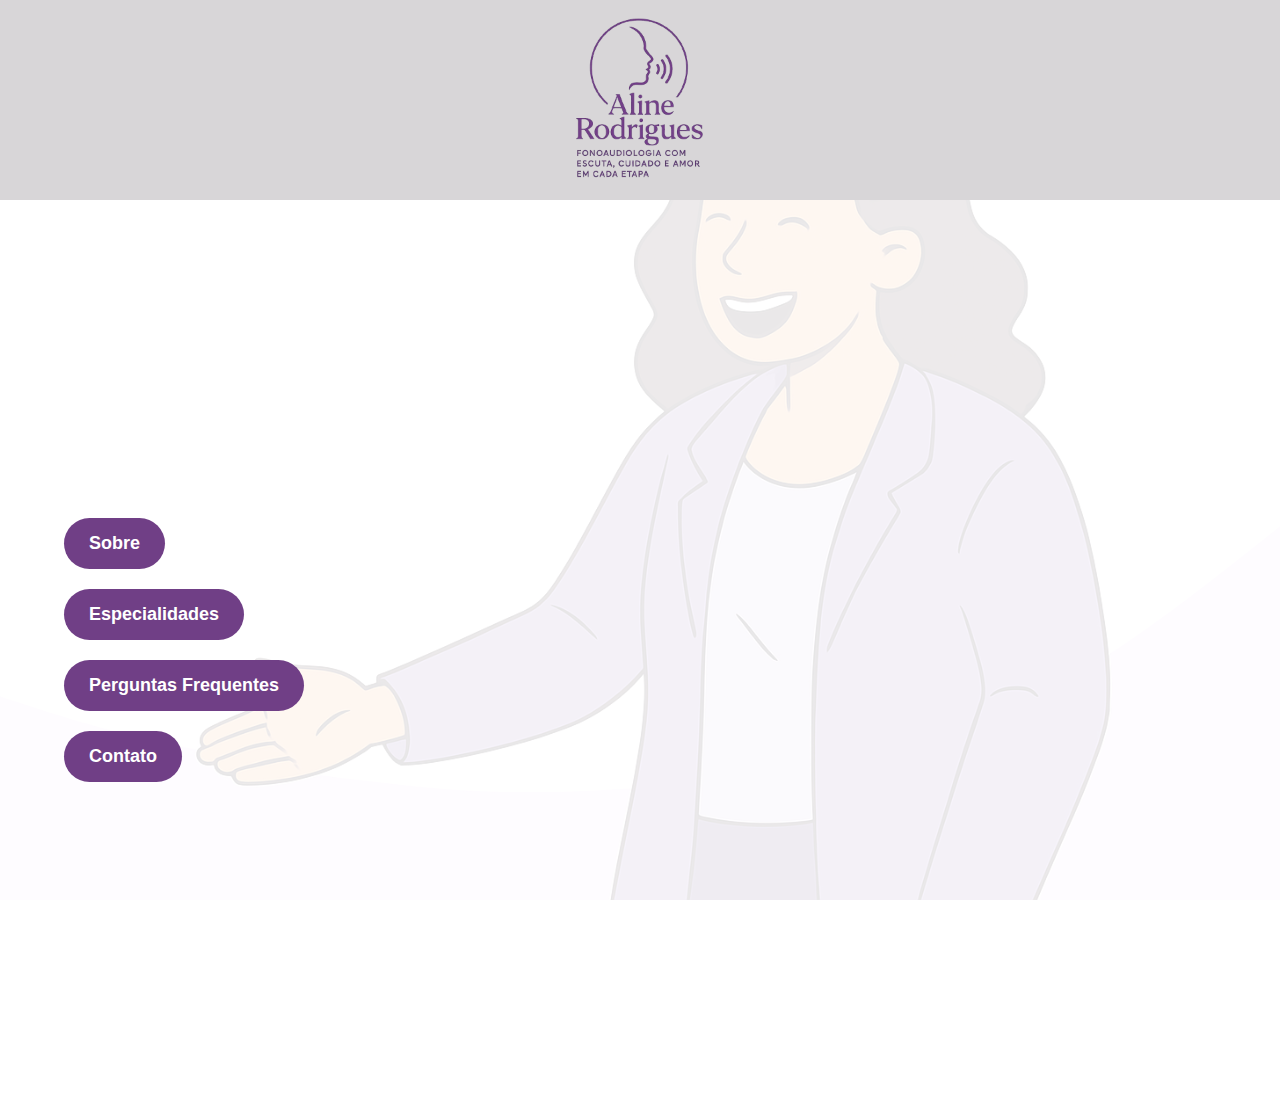
<file: index.html>
<html lang="pt-br">
<head>
    <meta charset="UTF-8">
    <meta name="viewport" content="width=device-width, initial-scale=1.0">
    <link rel="stylesheet" href="style.css">
    <title>Aline Fono</title>
</head>
<body>

    <section class="inicio" id="home">
        <div class="hero">
            <a href="index.html"><img src="img/logotextosemf.png" alt="Logo Aline Rodrigues Fonoaudiologia"></a>
            <h1>Fonoaudiologia</h1>
        </div>
    </section>
    <section class="navegacao">
    <div class="conteudo">
        <div class="botoes">
            <a href="about.html">Sobre</a>
            <a href="especialidades.html">Especialidades</a>
            <a href="faq.html">Perguntas Frequentes</a>
            <a href="contato.html">Contato</a>
        </div>
    </div>
</section>

</body>
</html>
</file>
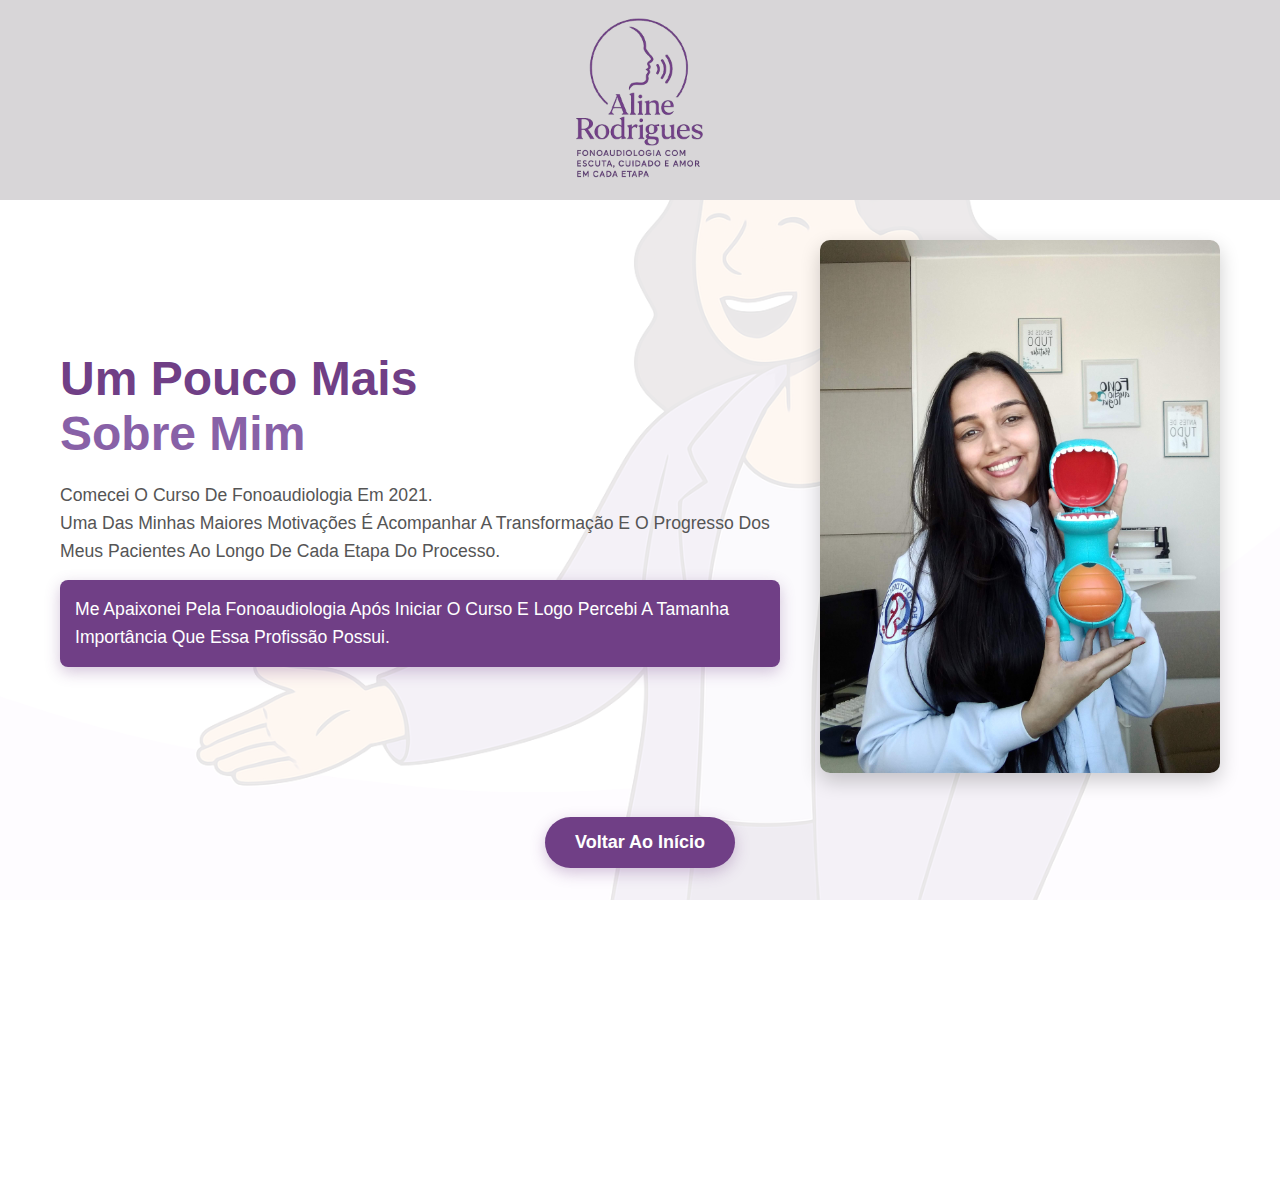
<file: about.html>
<!DOCTYPE html>
<html lang="pt-BR">
<head>
  <meta charset="UTF-8" />
  <meta name="viewport" content="width=device-width, initial-scale=1.0"/>
  <title>Sobre Mim - Aline Fono</title>
  <link rel="stylesheet" href="style.css"/>
  <link rel="stylesheet" href="about.css"/>
</head>
<body>

    <section class="inicio" id="home">
        <div class="hero">
            <a href="index.html"><img src="img/logotextosemf.png" alt="Logo Aline Rodrigues Fonoaudiologia"></a>
            <h1>Fonoaudiologia</h1>
        </div>
    </section>

  <main>
    <section class="sobre-section">
      <div class="container">
        <div class="sobre-content">
          <div class="texto">
            <h1>Um pouco mais<br><span class="destaque">sobre mim</span></h1>
            <p>Comecei o curso de fonoaudiologia em 2021.<br>
            Uma das minhas maiores motivações é acompanhar a transformação e o progresso dos meus pacientes ao longo de cada etapa do processo.</p>
            <div class="highlight">
              <p>Me apaixonei pela fonoaudiologia após iniciar o curso e logo percebi a tamanha importância que essa profissão possui.</p>
            </div>
          </div>
          <div class="foto">
            <img src="img/aline1.jpg" alt="Foto da profissional" />
          </div>
        </div>

        <!-- Botão de volta -->
        <div class="navegacao-volta">
            <a href="index.html" class="btn-voltar">Voltar ao Início</a>
        </div>
      </div>
    </section>
  </main>
</body>
</html>
</file>
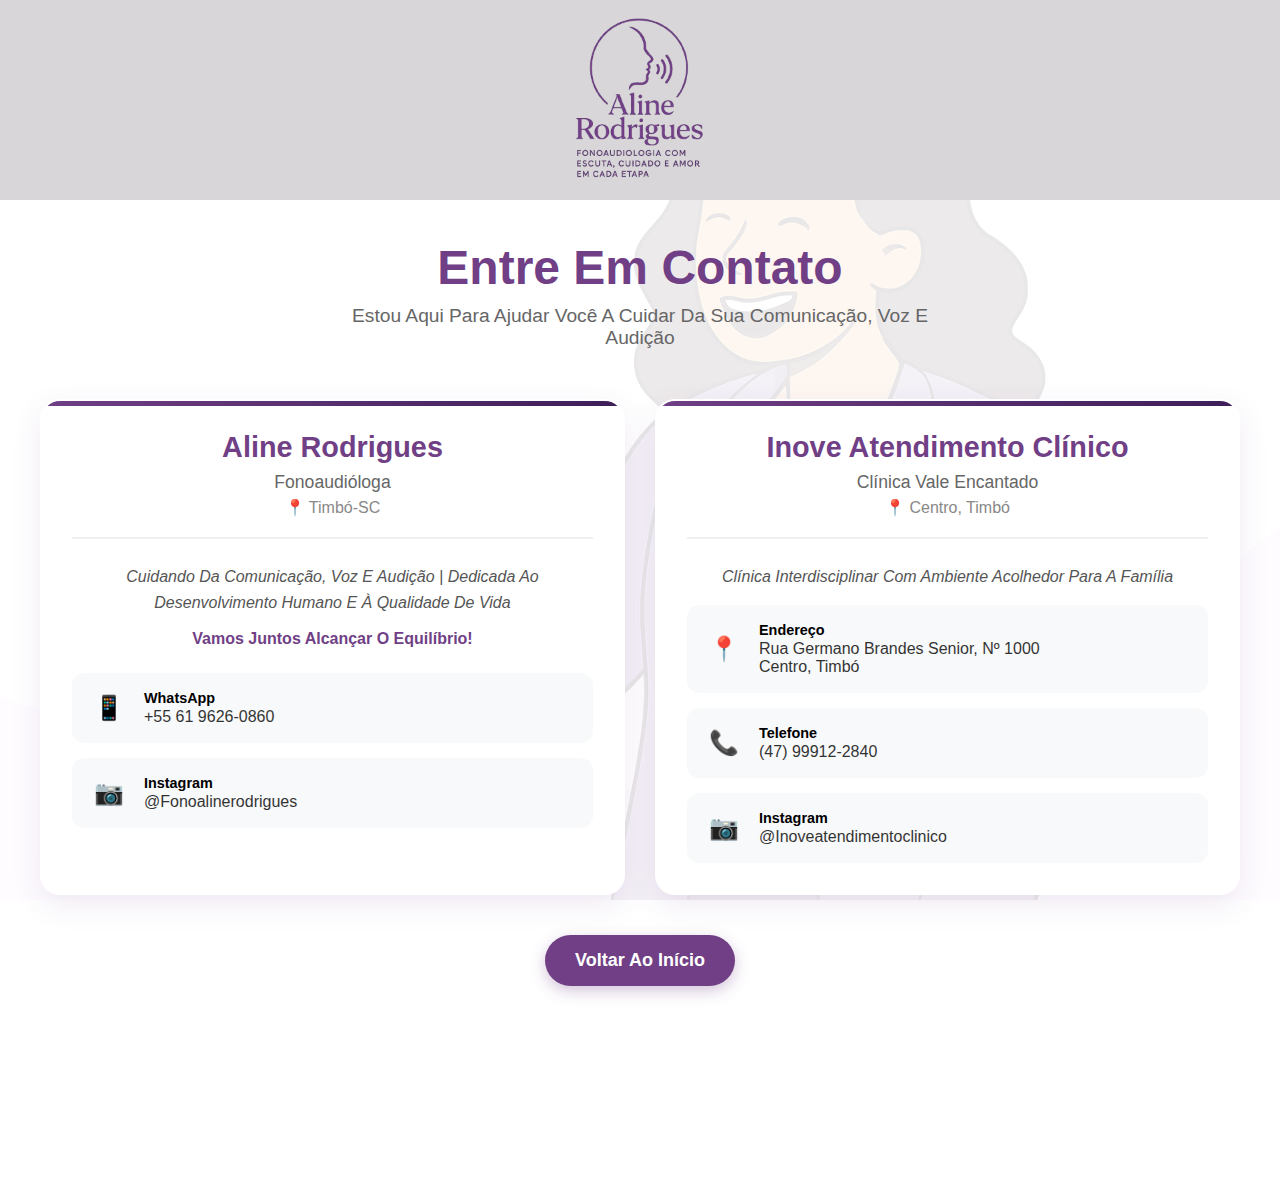
<file: contato.html>
<!DOCTYPE html>
<html lang="pt-BR">
<head>
    <meta charset="UTF-8">
    <meta name="viewport" content="width=device-width, initial-scale=1.0">
    <link rel="stylesheet" href="style.css">
    <link rel="stylesheet" href="contato.css">
    <title>Contato - Aline Fono</title>
</head>
<body>

    <section class="inicio" id="home">
        <div class="hero">
            <a href="index.html"><img src="img/logotextosemf.png" alt="Logo Aline Rodrigues Fonoaudiologia"></a>
            <h1>Fonoaudiologia</h1>
        </div>
    </section>

    <section class="contato-section">
        <div class="container">
            <h2>Entre em Contato</h2>
            <p class="subtitle">Estou aqui para ajudar você a cuidar da sua comunicação, voz e audição</p>
            
            <div class="contato-grid">
                <!-- Informações da Fonoaudióloga -->
                <div class="contato-card profissional">
                    <div class="card-header">
                        <h3>Aline Rodrigues</h3>
                        <p class="cargo">Fonoaudióloga</p>
                        <p class="localizacao">📍 Timbó-SC</p>
                    </div>
                    
                    <div class="card-content">
                        <p class="descricao">Cuidando da comunicação, voz e audição | Dedicada ao desenvolvimento humano e à qualidade de vida</p>
                        <p class="objetivo">Vamos juntos alcançar o equilíbrio!</p>
                        
                        <div class="contatos">
                            <a href="https://wa.me/5561996260860" class="contato-item whatsapp" target="_blank">
                                <div class="icon">📱</div>
                                <div class="info">
                                    <span class="label">WhatsApp</span>
                                    <span class="value">+55 61 9626-0860</span>
                                </div>
                            </a>
                            
                            <a href="https://www.instagram.com/fonoalinerodrigues/" class="contato-item instagram" target="_blank">
                                <div class="icon">📷</div>
                                <div class="info">
                                    <span class="label">Instagram</span>
                                    <span class="value">@fonoalinerodrigues</span>
                                </div>
                            </a>
                        </div>
                    </div>
                </div>

                <!-- Informações da Clínica -->
                <div class="contato-card clinica">
                    <div class="card-header">
                        <h3>Inove Atendimento Clínico</h3>
                        <p class="cargo">Clínica Vale Encantado</p>
                        <p class="localizacao">📍 Centro, Timbó</p>
                    </div>
                    
                    <div class="card-content">
                        <p class="descricao">Clínica interdisciplinar com ambiente acolhedor para a família</p>
                        
                        <div class="contatos">
                            <div class="contato-item endereco">
                                <div class="icon">📍</div>
                                <div class="info">
                                    <span class="label">Endereço</span>
                                    <span class="value">Rua Germano Brandes Senior, nº 1000<br>Centro, Timbó</span>
                                </div>
                            </div>
                            
                            <div class="contato-item telefone">
                                <div class="icon">📞</div>
                                <div class="info">
                                    <span class="label">Telefone</span>
                                    <span class="value">(47) 99912-2840</span>
                                </div>
                            </div>
                            
                            <a href="https://www.instagram.com/inoveatendimentoclinico/" class="contato-item instagram" target="_blank">
                                <div class="icon">📷</div>
                                <div class="info">
                                    <span class="label">Instagram</span>
                                    <span class="value">@inoveatendimentoclinico</span>
                                </div>
                            </a>
                        </div>
                    </div>
                </div>
            </div>

            <!-- Botão de volta -->
            <div class="navegacao-volta">
                <a href="index.html" class="btn-voltar">Voltar ao Início</a>
            </div>
        </div>
    </section>

</body>
</html>
</file>
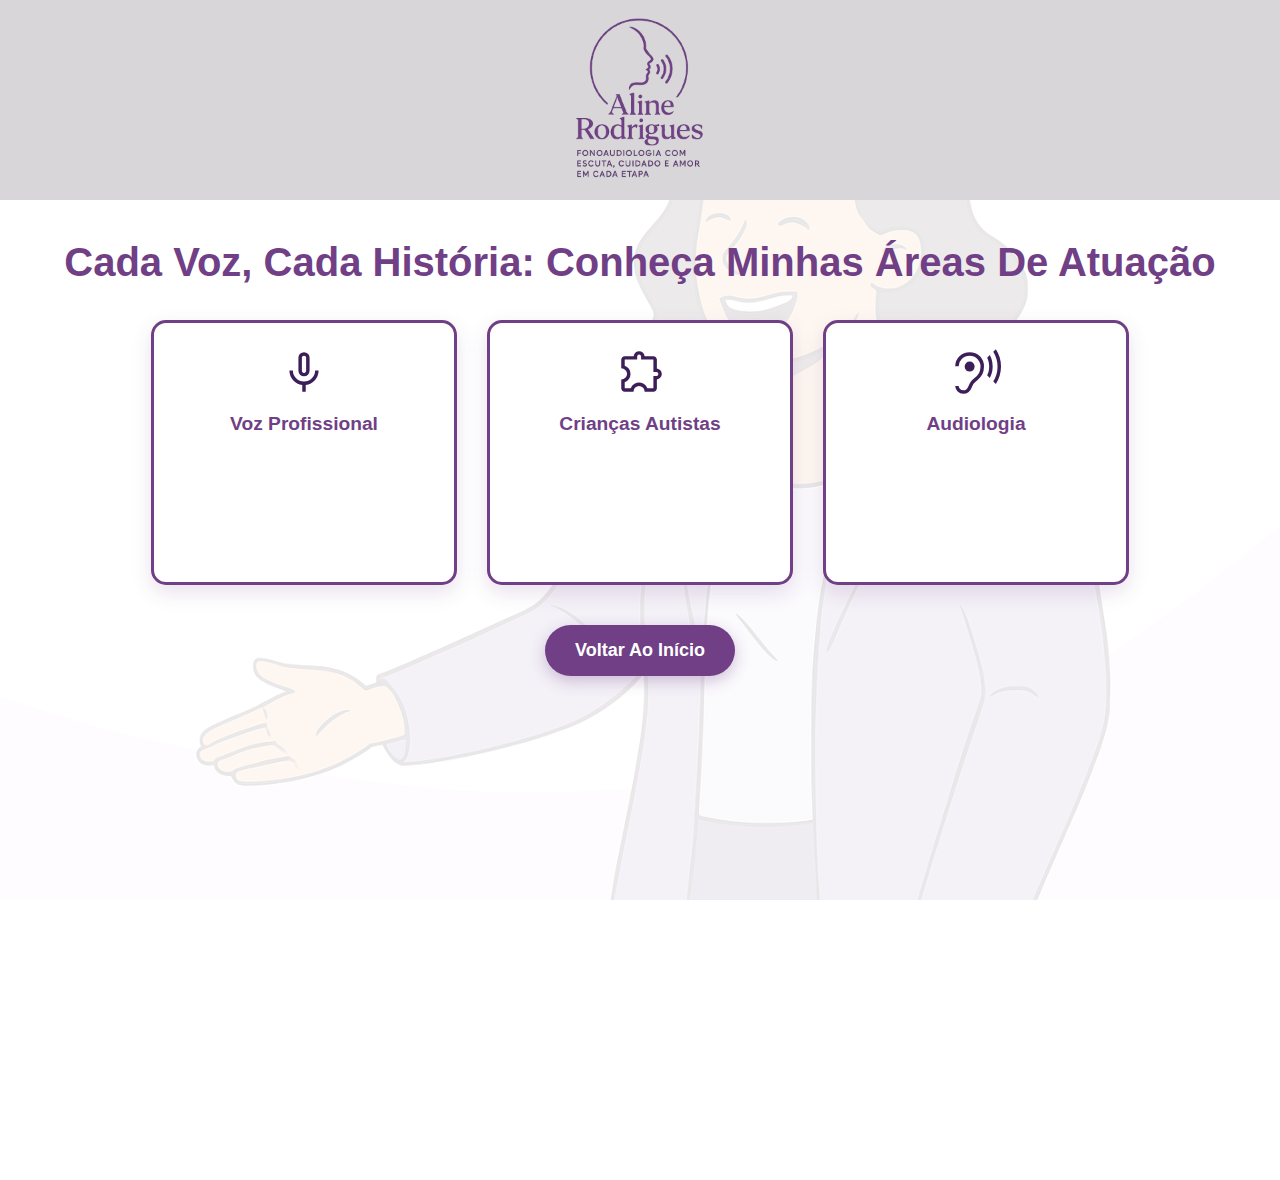
<file: especialidades.html>
<!DOCTYPE html>
<html lang="pt-br">
<head>
    <meta charset="UTF-8">
    <meta name="viewport" content="width=device-width, initial-scale=1.0">
    <link rel="stylesheet" href="style.css">
    <link rel="stylesheet" href="especialidades.css">
    <title>Especialidades - Aline Fono</title>
</head>
<body>

    <section class="inicio" id="home">
        <div class="hero">
            <a href="index.html"><img src="img/logotextosemf.png" alt="Logo Aline Rodrigues Fonoaudiologia"></a>
            <h1>Fonoaudiologia</h1>
        </div>
    </section>

    <section class="especialidades-section">
        <div class="container">
            <h1>Cada voz, cada história: conheça minhas áreas de atuação</h1>
            <div class="card-grid">
                <div class="card">
                    <img src="img/mic-icon.svg" alt="Ícone de Microfone" />
                    <p>Voz Profissional</p>
                    <span class="descricao">Cuidamos da sua voz com atenção especializada. Realizamos avaliação vocal, orientações personalizadas e exercícios terapêuticos para quem usa a voz como principal ferramenta de trabalho.</span>
                </div>
                <div class="card">
                    <img src="img/puz-icon.svg" alt="Ícone de Quebra-cabeça" />
                    <p>Crianças Autistas</p>
                    <span class="descricao">Com abordagens fonoaudiológicas afetuosas e personalizadas, estimulamos a linguagem e favorecemos a interação social, respeitando as necessidades de cada pequeno.</span>
                </div>
                <div class="card">
                    <img src="img/ear-icon.svg" alt="Ícone de Orelha" />
                    <p>Audiologia</p>
                    <span class="descricao"> Cuidado com a audição em todas as fases da vida. Realizamos avaliações auditivas e acompanhamentos personalizados, promovendo escuta ativa e mais qualidade de vida.</span>
                </div>
            </div>

            <!-- Botão de volta -->
            <div class="navegacao-volta">
                <a href="index.html" class="btn-voltar">Voltar ao Início</a>
            </div>
        </div>
    </section>

</body>
</html>
</file>
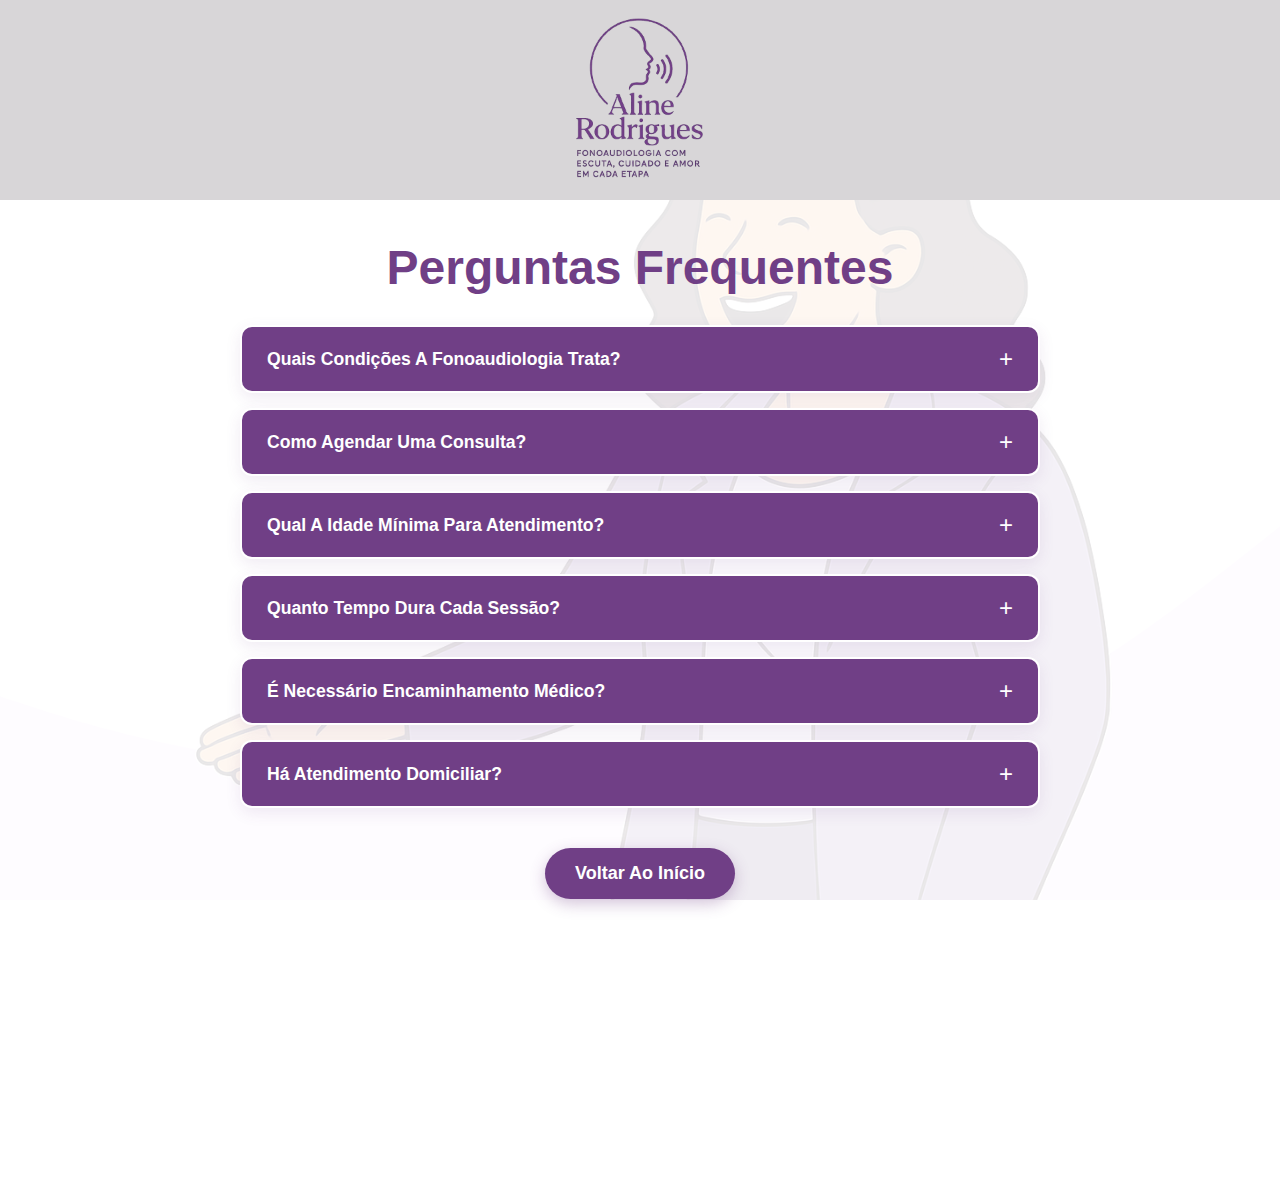
<file: faq.html>
<!DOCTYPE html>
<html lang="pt-br">
<head>
    <meta charset="UTF-8">
    <meta name="viewport" content="width=device-width, initial-scale=1.0">
    <link rel="stylesheet" href="style.css">
    <link rel="stylesheet" href="faq.css">
    <title>Perguntas Frequentes - Aline Fono</title>
</head>
<body>

    <section class="inicio" id="home">
        <div class="hero">
            <a href="index.html"><img src="img/logotextosemf.png" alt="Logo Aline Rodrigues Fonoaudiologia"></a>
            <h1>Fonoaudiologia</h1>
        </div>
    </section>

    <section class="faq-section">
        <div class="container">
            <h2 class="faq-title">Perguntas Frequentes</h2>

            <div class="faq-container">
                <!-- Pergunta 1 -->
                <div class="faq-item">
                    <div class="faq-question">
                        <span>Quais condições a fonoaudiologia trata?</span>
                        <span class="faq-toggle">+</span>
                    </div>
                    <div class="faq-answer">
                        <p>Casos como: atraso na fala, gagueira, disfagia (dificuldade para engolir), alterações na voz (rouquidão), apraxia, autismo, e reabilitação pós-AVC.</p>
                    </div>
                </div>

                <!-- Pergunta 2 -->
                <div class="faq-item">
                    <div class="faq-question">
                        <span>Como agendar uma consulta?</span>
                        <span class="faq-toggle">+</span>
                    </div>
                    <div class="faq-answer">
                        <p>Você pode agendar por telefone <strong>(61) +55 9626-0860</strong>, WhatsApp.</p>
                    </div>
                </div>

                <!-- Pergunta 3 -->
                <div class="faq-item">
                    <div class="faq-question">
                        <span>Qual a idade mínima para atendimento?</span>
                        <span class="faq-toggle">+</span>
                    </div>
                    <div class="faq-answer">
                        <p>Bebês a partir de 6 meses (para avaliação de desenvolvimento) até idosos.</p>
                    </div>
                </div>

                <!-- Pergunta 5 -->
                <div class="faq-item">
                    <div class="faq-question">
                        <span>Quanto tempo dura cada sessão?</span>
                        <span class="faq-toggle">+</span>
                    </div>
                    <div class="faq-answer">
                        <p>Em média, 45 minutos (variando conforme o tratamento). A primeira consulta (avaliação) pode durar até 1h30.</p>
                    </div>
                </div>

                <!-- Pergunta 6 -->
                <div class="faq-item">
                    <div class="faq-question">
                        <span>É necessário encaminhamento médico?</span>
                        <span class="faq-toggle">+</span>
                    </div>
                    <div class="faq-answer">
                        <p>Para consultas particulares, não é obrigatório, mas recomendo avaliação médica prévia em alguns casos.</p>
                    </div>
                </div>

                <!-- Pergunta 8 -->
                <div class="faq-item">
                    <div class="faq-question">
                        <span>Há atendimento domiciliar?</span>
                        <span class="faq-toggle">+</span>
                    </div>
                    <div class="faq-answer">
                        <p>Sim, para casos específicos (como pacientes acamados). Consulte disponibilidade e valores.</p>
                    </div>
                </div>
            </div>

            <!-- Botão de volta -->
            <div class="navegacao-volta">
                <a href="index.html" class="btn-voltar">Voltar ao Início</a>
            </div>
        </div>
    </section>

    <script>
        // JavaScript para mostrar/esconder respostas
        document.querySelectorAll(".faq-question").forEach(question => {
            question.addEventListener("click", () => {
                const answer = question.nextElementSibling;
                const toggle = question.querySelector(".faq-toggle");
                
                answer.classList.toggle("active");
                toggle.classList.toggle("active");
            });
        });
    </script>
</body>
</html>
</file>
<file: style.css>
:root{
  --main-color: #703f86;
  --bg: #fff;
}
*{
    margin: 0px;
    padding: 0px;
    outline: none;
    border: none;
    text-decoration: none;
    text-transform: capitalize;
    transition: 0.2s linear;
}
body, html {
    margin: 0;
    padding: 0;
    height: 100%;
    font-family:'Franklin Gothic Medium', 'Arial Narrow', Arial, sans-serif;
}
.inicio {
    position: relative;
    width: 100%;
    height: auto;
    overflow: hidden;
}
.hero {
    background-color: #d8d6d8;
    width: 100%;
    height: 200px;
    display: flex;
    align-items: center;
    justify-content: center;
}
.hero h1 {
    margin-left: 900px;
    font-size: 3rem;
    color: var(--main-color);
    text-align: left;
    display: none; /* Escondendo o texto pois a nova logo já inclui o texto */
}
.hero img {
  display: block;
  width: auto;
  height: 180px;
  margin: 10px auto;
}

.navegacao {
    margin-top: 0;
    background-image: url("img/bonecaempe.png");
    background-size: cover;
    background-position: center;
    background-attachment: fixed; /* Adicionado para consistência */
    width: 100%;
    height: 100vh;
    position: relative;
}

/* --- ALTERAÇÃO ADICIONADA AQUI --- */
.navegacao::before {
    content: '';
    position: absolute;
    top: 0;
    left: 0;
    right: 0;
    bottom: 0;
    background: rgba(255, 255, 255, 0.9);
    z-index: 1;
}

.navegacao .conteudo {
    display: flex;
    align-items: center;
    justify-content: flex-start;
    height: 100%;
    padding-left: 5%;
    position: relative; /* Adicionado para controle de empilhamento */
    z-index: 2;      /* Adicionado para ficar sobre a camada ::before */
}
.botoes {
    display: flex;
    flex-direction: column;
    gap: 20px;
}
.botoes a {
    background-color: var(--main-color);
    color: white;
    text-decoration: none;
    padding: 15px 25px;
    border-radius: 40px;
    font-size: 18px;
    font-weight: bold;
    text-align: center;
    width: fit-content;
    transition: background-color 0.3s ease;
}

.botoes a:hover {
    background-color: #3e1e58;
}

/* Estilos compartilhados para todas as páginas */
.container {
    max-width: 1200px;
    margin: 0 auto;
    padding: 0 20px;
    position: relative;
    z-index: 2;
}

.navegacao-volta {
    text-align: center;
    margin-top: 40px;
}

.btn-voltar {
    background-color: var(--main-color);
    color: white;
    text-decoration: none;
    padding: 15px 30px;
    border-radius: 40px;
    font-size: 18px;
    font-weight: bold;
    transition: all 0.3s ease;
    display: inline-block;
    box-shadow: 0 5px 15px rgba(112, 63, 134, 0.3);
}

.btn-voltar:hover {
    background-color: #3e1e58;
    transform: translateY(-2px);
    box-shadow: 0 8px 25px rgba(112, 63, 134, 0.4);
}

/* Responsividade geral */
@media (max-width: 768px) {
    .container {
        padding: 0 15px;
    }
    
    .btn-voltar {
        font-size: 16px;
        padding: 12px 25px;
    }
}

@media (max-width: 480px) {
    .container {
        padding: 0 10px;
    }
    
    .btn-voltar {
        font-size: 14px;
        padding: 10px 20px;
    }
}
</file>
<file: about.css>
/* Estilos específicos para a página Sobre Mim */

.sobre-section {
    background-image: url("img/bonecaempe.png");
    background-size: cover;
    background-position: center;
    background-attachment: fixed;
    min-height: 100vh;
    padding: 40px 0;
    position: relative;
}

.sobre-section::before {
    content: '';
    position: absolute;
    top: 0;
    left: 0;
    right: 0;
    bottom: 0;
    background: rgba(255, 255, 255, 0.9);
    z-index: 1;
}

.sobre-content {
    display: flex;
    align-items: center;
    justify-content: space-between;
    max-width: 1200px;
    margin: 0 auto;
    position: relative;
    z-index: 2;
    padding: 0 20px;
}

.texto {
    flex: 1;
    padding-right: 40px;
}

.texto h1 {
    font-size: 3rem;
    color: var(--main-color);
    margin-bottom: 20px;
    font-weight: bold;
}

.texto h1 .destaque {
    color: #8861a7; /* Um tom mais claro de roxo para destaque */
}

.texto p {
    font-size: 1.1rem;
    line-height: 1.6;
    margin-bottom: 15px;
    color: #555;
}

.highlight {
    background-color: var(--main-color);
    color: white;
    padding: 15px;
    border-radius: 8px;
    transition: background-color 0.3s ease;
    box-shadow: 0 5px 15px rgba(112, 63, 134, 0.3);
}

.highlight:hover {
    background-color: #3e1e58;
}

.highlight p {
    margin-bottom: 0;
    color: white;
}

.foto {
    flex-shrink: 0;
}

.foto img {
    width: 400px;
    height: auto;
    border-radius: 10px;
    box-shadow: 0 8px 20px rgba(0, 0, 0, 0.2);
    transition: transform 0.3s ease;
}

.foto img:hover {
    transform: scale(1.03);
}

/* Responsividade */
@media (max-width: 992px) {
    .sobre-content {
        flex-direction: column;
        text-align: center;
    }
    .texto {
        padding-right: 0;
        margin-bottom: 30px;
    }
    .foto img {
        width: 100%;
        max-width: 400px;
    }
}

@media (max-width: 768px) {
    .texto h1 {
        font-size: 2.5rem;
    }
    .texto p {
        font-size: 1rem;
    }
    .sobre-section {
        padding: 30px 0;
    }
}

@media (max-width: 480px) {
    .texto h1 {
        font-size: 2rem;
    }
    .sobre-section {
        padding: 20px 0;
    }
    .sobre-content {
        padding: 0 15px;
    }
}
</file>
<file: contato.css>
/* Estilos específicos para a página de contato */

.contato-section {
    background-image: url("img/bonecaempe.png");
    background-size: cover;
    background-position: center;
    background-attachment: fixed;
    min-height: 100vh;
    padding: 40px 0;
    position: relative;
}

.contato-section::before {
    content: '';
    position: absolute;
    top: 0;
    left: 0;
    right: 0;
    bottom: 0;
    background: rgba(255, 255, 255, 0.9);
    z-index: 1;
}

.container {
    max-width: 1200px;
    margin: 0 auto;
    padding: 0 20px;
    position: relative;
    z-index: 2;
}

.contato-section h2 {
    text-align: center;
    font-size: 3rem;
    color: var(--main-color);
    margin-bottom: 10px;
    font-weight: bold;
}

.subtitle {
    text-align: center;
    font-size: 1.2rem;
    color: #666;
    margin-bottom: 50px;
    max-width: 600px;
    margin-left: auto;
    margin-right: auto;
}

.contato-grid {
    display: grid;
    grid-template-columns: repeat(auto-fit, minmax(450px, 1fr));
    gap: 30px;
    margin-bottom: 40px;
}

.contato-card {
    background: white;
    border-radius: 20px;
    padding: 30px;
    box-shadow: 0 10px 30px rgba(112, 63, 134, 0.1);
    border: 2px solid transparent;
    transition: all 0.3s ease;
    position: relative;
    overflow: hidden;
}

.contato-card::before {
    content: '';
    position: absolute;
    top: 0;
    left: 0;
    right: 0;
    height: 5px;
    background: linear-gradient(90deg, var(--main-color), #3e1e58);
}

.contato-card:hover {
    transform: translateY(-5px);
    box-shadow: 0 20px 40px rgba(112, 63, 134, 0.2);
    border-color: var(--main-color);
}

.card-header {
    text-align: center;
    margin-bottom: 25px;
    padding-bottom: 20px;
    border-bottom: 2px solid #f0f0f0;
}

.card-header h3 {
    font-size: 1.8rem;
    color: var(--main-color);
    margin-bottom: 8px;
    font-weight: bold;
}

.cargo {
    font-size: 1.1rem;
    color: #666;
    margin-bottom: 5px;
    font-weight: 500;
}

.localizacao {
    font-size: 1rem;
    color: #888;
    font-weight: 400;
}

.card-content {
    text-align: center;
}

.descricao {
    font-size: 1rem;
    color: #555;
    line-height: 1.6;
    margin-bottom: 15px;
    font-style: italic;
}

.objetivo {
    font-size: 1rem;
    color: var(--main-color);
    font-weight: bold;
    margin-bottom: 25px;
}

.contatos {
    display: flex;
    flex-direction: column;
    gap: 15px;
}

.contato-item {
    display: flex;
    align-items: center;
    padding: 15px;
    background: #f8f9fa;
    border-radius: 12px;
    text-decoration: none;
    color: inherit;
    transition: all 0.3s ease;
    border: 2px solid transparent;
}

.contato-item:hover {
    background: var(--main-color);
    color: white;
    transform: translateX(5px);
    border-color: var(--main-color);
}

.contato-item:hover .value {
    opacity: 1;
}

.contato-item .icon {
    font-size: 1.5rem;
    margin-right: 15px;
    min-width: 40px;
    text-align: center;
}

.contato-item .info {
    display: flex;
    flex-direction: column;
    text-align: left;
}

.contato-item .label {
    font-size: 0.9rem;
    font-weight: bold;
    margin-bottom: 2px;
}

.contato-item .value {
    font-size: 1rem;
    opacity: 0.8;
}

.whatsapp:hover {
    background: #25D366 !important;
    border-color: #25D366 !important;
}

.instagram:hover {
    background: linear-gradient(45deg, #f09433 0%,#e6683c 25%,#dc2743 50%,#cc2366 75%,#bc1888 100%) !important;
    border-color: #e6683c !important;
}

.navegacao-volta {
    text-align: center;
    margin-top: 40px;
}

.btn-voltar {
    background-color: var(--main-color);
    color: white;
    text-decoration: none;
    padding: 15px 30px;
    border-radius: 40px;
    font-size: 18px;
    font-weight: bold;
    transition: all 0.3s ease;
    display: inline-block;
    box-shadow: 0 5px 15px rgba(112, 63, 134, 0.3);
}

.btn-voltar:hover {
    background-color: #3e1e58;
    transform: translateY(-2px);
    box-shadow: 0 8px 25px rgba(112, 63, 134, 0.4);
}

/* Responsividade */
@media (max-width: 768px) {
    .contato-grid {
        grid-template-columns: 1fr;
        gap: 20px;
    }
    
    .contato-section h2 {
        font-size: 2.5rem;
    }
    
    .subtitle {
        font-size: 1.1rem;
        margin-bottom: 30px;
    }
    
    .contato-card {
        padding: 20px;
    }
    
    .card-header h3 {
        font-size: 1.5rem;
    }
    
    .contato-item {
        padding: 12px;
    }
    
    .contato-item .icon {
        font-size: 1.3rem;
        margin-right: 12px;
        min-width: 35px;
    }
}

@media (max-width: 480px) {
    .container {
        padding: 0 15px;
    }
    
    .contato-section {
        padding: 20px 0;
    }
    
    .contato-section h2 {
        font-size: 2rem;
    }
    
    .contato-grid {
        grid-template-columns: 1fr;
        gap: 15px;
    }
    
    .contato-card {
        padding: 15px;
    }
    
    .contato-item {
        flex-direction: column;
        text-align: center;
        padding: 15px;
    }
    
    .contato-item .icon {
        margin-right: 0;
        margin-bottom: 8px;
    }
    
    .contato-item .info {
        text-align: center;
    }
}
</file>
<file: especialidades.css>
.especialidades-section {
    background-image: url("img/bonecaempe.png");
    background-size: cover;
    background-position: center;
    background-attachment: fixed;
    min-height: 100vh;
    padding: 40px 0;
    position: relative;
}

.especialidades-section::before {
    content: '';
    position: absolute;
    top: 0;
    left: 0;
    right: 0;
    bottom: 0;
    background: rgba(255, 255, 255, 0.9);
    z-index: 1;
}

.especialidades-section h1 {
    text-align: center;
    font-size: 2.5rem;
    color: var(--main-color);
    margin-bottom: 35px;
    font-weight: bold;
    position: relative;
    z-index: 2;
}

.card-grid {
    display: flex;
    justify-content: center;
    align-items: flex-start; /* Alinha os cards pelo topo */
    flex-wrap: wrap;
    gap: 30px;
    position: relative;
    z-index: 2;
}

.card {
    position: relative;
    display: flex;
    flex-direction: column;
    align-items: center;
    width: 250px; /* Aumentei a largura para melhor visualização */
    min-height: 150px; /* Altura mínima para o card */
    border-radius: 15px;
    background-color: #ffffff;
    border: 3px solid var(--main-color);
    padding: 25px;
    transition: all 0.5s ease;
    overflow: hidden;
    box-shadow: 0 8px 20px rgba(112, 63, 134, 0.15);
}

.card:hover {
    min-height: 280px; /* Aumenta a altura no hover para mostrar a descrição */
    cursor: pointer;
    transform: translateY(-10px);
    box-shadow: 0 15px 30px rgba(112, 63, 134, 0.3);
}

.card img {
    width: 50px; /* Aumentei o tamanho do ícone */
    height: 50px;
    margin-bottom: 15px;
}

.card p {
    font-weight: bold;
    margin: 0;
    font-size: 1.2rem;
    color: var(--main-color);
    margin-bottom: 10px;
}

.card .descricao {
    margin-top: 10px;
    font-size: 0.95rem;
    color: #555;
    opacity: 0;
    transition: opacity 0.3s ease 0.2s; /* Adicionei um delay para a opacidade */
    text-align: center;
    text-transform: none; /* Remove capitalize para a descrição */
}

.card:hover .descricao {
    opacity: 1;
}

/* Responsividade */
@media (max-width: 768px) {
    .especialidades-section h1 {
        font-size: 2rem;
    }
    .card-grid {
        flex-direction: column;
        align-items: center;
    }
    .card {
        width: 80%;
        max-width: 300px;
    }
    .card:hover {
        min-height: 250px;
    }
}

@media (max-width: 480px) {
    .especialidades-section {
        padding: 20px 0;
    }
    .especialidades-section h1 {
        font-size: 1.8rem;
    }
    .card {
        width: 90%;
        padding: 20px;
    }
    .card img {
        width: 40px;
        height: 40px;
    }
    .card p {
        font-size: 1.1rem;
    }
    .card .descricao {
        font-size: 0.9rem;
    }
    .card:hover {
        min-height: 220px;
    }
}
</file>
<file: faq.css>
/* Estilos específicos para a página de Perguntas Frequentes (FAQ) */

.faq-section {
    background-image: url("img/bonecaempe.png");
    background-size: cover;
    background-position: center;
    background-attachment: fixed;
    min-height: 100vh;
    padding: 40px 0;
    position: relative;
}

.faq-section::before {
    content: '';
    position: absolute;
    top: 0;
    left: 0;
    right: 0;
    bottom: 0;
    background: rgba(255, 255, 255, 0.9);
    z-index: 1;
}

.faq-title {
    text-align: center;
    font-size: 3rem;
    color: var(--main-color);
    margin-bottom: 30px;
    font-weight: bold;
    position: relative;
    z-index: 2;
}

.faq-container {
    max-width: 800px;
    margin: 0 auto;
    position: relative;
    z-index: 2;
    padding: 0 20px;
}

.faq-item {
    background: #fff;
    border-radius: 12px;
    margin-bottom: 15px;
    box-shadow: 0 5px 15px rgba(112, 63, 134, 0.1);
    overflow: hidden;
    border: 2px solid transparent;
    transition: all 0.3s ease;
}

.faq-item:hover {
    border-color: var(--main-color);
    transform: translateY(-3px);
    box-shadow: 0 8px 20px rgba(112, 63, 134, 0.2);
}

.faq-question {
    background-color: var(--main-color);
    color: white;
    padding: 18px 25px;
    cursor: pointer;
    font-weight: bold;
    display: flex;
    justify-content: space-between;
    align-items: center;
    font-size: 1.1rem;
    transition: background-color 0.3s ease;
}

.faq-question:hover {
    background-color: #3e1e58;
}

.faq-answer {
    padding: 20px 25px;
    display: none;
    background: #ffffff;
    color: #555;
    line-height: 1.6;
    font-size: 1rem;
}

.faq-answer.active {
    display: block;
}

.faq-toggle {
    font-size: 24px;
    transition: transform 0.3s;
    font-weight: normal;
}

.faq-toggle.active {
    transform: rotate(45deg);
}

/* Responsividade */
@media (max-width: 768px) {
    .faq-title {
        font-size: 2.5rem;
    }
    .faq-question {
        font-size: 1rem;
        padding: 15px 20px;
    }
    .faq-answer {
        padding: 15px 20px;
        font-size: 0.95rem;
    }
}

@media (max-width: 480px) {
    .faq-section {
        padding: 20px 0;
    }
    .faq-title {
        font-size: 2rem;
    }
    .faq-container {
        padding: 0 15px;
    }
    .faq-question {
        font-size: 0.9rem;
        padding: 12px 15px;
    }
    .faq-answer {
        padding: 12px 15px;
        font-size: 0.9rem;
    }
    .faq-toggle {
        font-size: 20px;
    }
}
</file>
